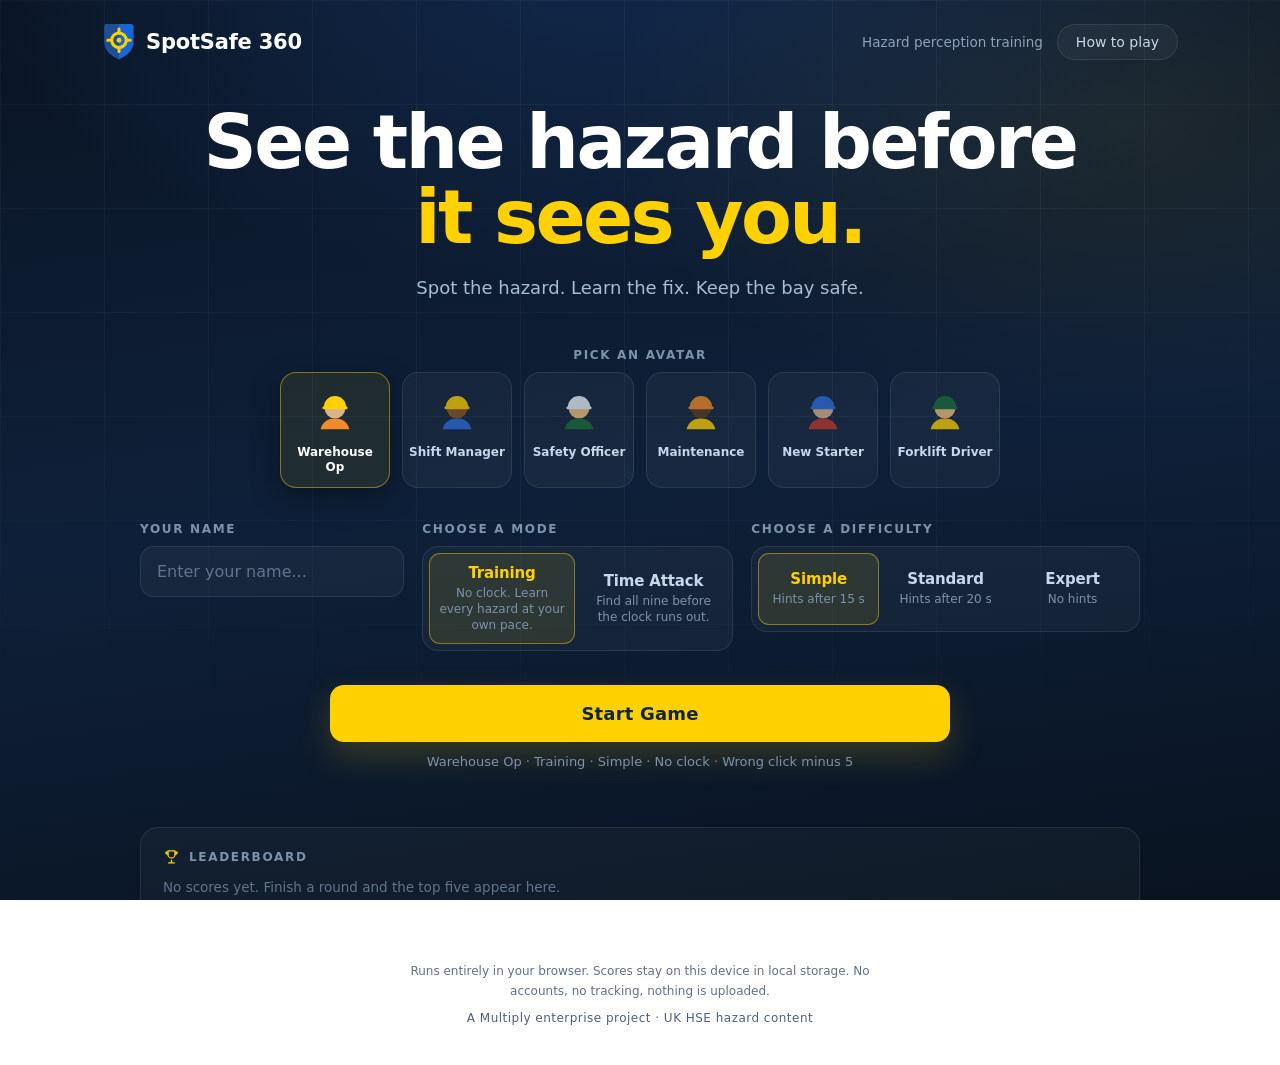
<file: index.html>
<!DOCTYPE html>
<html lang="en">
<head>
  <meta charset="utf-8">
  <meta name="viewport" content="width=device-width, initial-scale=1">
  <meta name="theme-color" content="#0A1524">
  <!-- Deliberately stricter than game.html: the portal is pure DOM, it never
       loads the 3D engine, so it needs no 'unsafe-eval'. Even with the engine
       file renamed away, this page must keep working (Phase 4 gate). -->
  <meta http-equiv="Content-Security-Policy"
        content="default-src 'self'; script-src 'self'; style-src 'self' 'unsafe-inline'; img-src 'self' data:; connect-src 'self'; object-src 'none'; base-uri 'self';">
  <title>SpotSafe 360 - hazard perception training</title>
  <link rel="icon" href="img/logo.svg" type="image/svg+xml">
  <link rel="stylesheet" href="css/style.css">
</head>
<body class="portal">

  <!-- Blueprint grid behind everything. Decorative only. -->
  <div class="bg-grid" aria-hidden="true"></div>

  <div class="portal-wrap">

    <header class="topbar">
      <div class="logo">
        <img class="logo-mark" src="img/logo.svg" width="34" height="39" alt="" aria-hidden="true">
        <span>SpotSafe 360</span>
      </div>
      <div class="topbar-right">
        <span class="topbar-note">Hazard perception training</span>
        <button class="btn-quiet" id="btnHowTo">How to play</button>
      </div>
    </header>

    <main>

      <!-- Hero -->
      <section class="hero">
        <h1>See the hazard before<br><em>it sees you.</em></h1>
        <p class="tagline" id="tagline">Spot the hazard. Learn the fix. Keep the bay safe.</p>
      </section>

      <!-- Setup: avatar, name, mode, difficulty, start -->
      <section class="setup" aria-label="Game setup">

        <div class="field field-avatars">
          <span class="field-label" id="avatarLabel">Pick an avatar</span>
          <div class="avatar-row" id="avatarRow" role="group" aria-labelledby="avatarLabel"></div>
        </div>

        <div class="setup-row">
          <div class="field">
            <label for="nameInput" id="nameLabel">Your name</label>
            <input id="nameInput" type="text" maxlength="16" placeholder="Enter your name..." autocomplete="off">
          </div>

          <div class="field">
            <span class="field-label" id="modeTitle">Choose a mode</span>
            <div class="mode-row" id="modeRow" role="group" aria-labelledby="modeTitle"></div>
          </div>

          <div class="field">
            <span class="field-label" id="diffTitle">Choose a difficulty</span>
            <div class="diff-row" id="diffRow" role="group" aria-labelledby="diffTitle"></div>
          </div>
        </div>

        <div class="start-row">
          <button class="btn-primary btn-big" id="btnStart">Start Game</button>
          <p class="start-hint" id="startHint"></p>
        </div>

      </section>

      <!-- Local leaderboard -->
      <section class="board-strip" aria-label="Leaderboard">
        <h2 class="side-title">
          <svg viewBox="0 0 24 24" fill="none" stroke="currentColor" stroke-width="1.8" stroke-linecap="round" stroke-linejoin="round" aria-hidden="true">
            <path d="M8 21h8M12 17v4M7 4h10v5a5 5 0 0 1-10 0z"/><path d="M7 6H4a3 3 0 0 0 3 3M17 6h3a3 3 0 0 1-3 3"/>
          </svg>
          <span id="leaderTitle">Leaderboard</span>
        </h2>
        <div id="boardBox"></div>
      </section>

    </main>

    <footer class="portal-foot">
      <p class="privacy" id="privacyLine">
        Runs entirely in your browser. Scores stay on this device in local storage.
        No accounts, no tracking, nothing is uploaded.
      </p>
      <p class="credit">A Multiply enterprise project &middot; UK HSE hazard content</p>
    </footer>

  </div>

  <!-- How to play overlay -->
  <div id="howto" class="overlay hidden" role="dialog" aria-modal="true" aria-label="How to play">
    <div class="panel">
      <h2 id="howToTitle">How to play</h2>
      <ul class="howto-list" id="howToList"></ul>
      <p class="row center"><button class="btn-primary" id="btnHowClose">Got it</button></p>
    </div>
  </div>

  <!-- Data first (shared with the game), then portal logic. No engine here. -->
  <script src="js/hazards.js"></script>
  <script src="js/portal.js"></script>
</body>
</html>
</file>
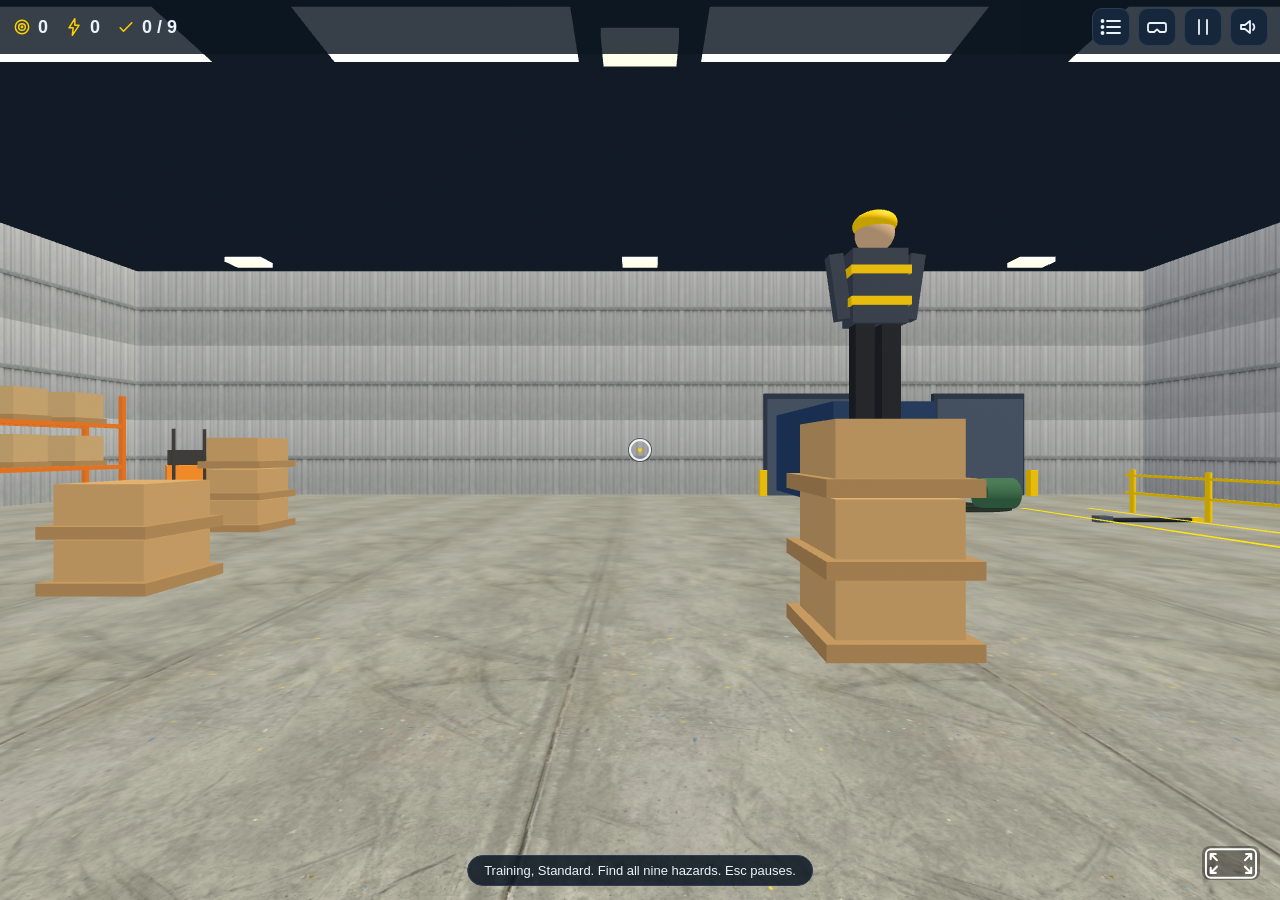
<file: game.html>
<!DOCTYPE html>
<html lang="en">

<head>
  <meta charset="utf-8">
  <meta name="viewport" content="width=device-width, initial-scale=1">
  <meta http-equiv="Content-Security-Policy"
    content="default-src 'self'; script-src 'self' 'unsafe-eval'; style-src 'self' 'unsafe-inline'; img-src 'self' data: blob:; media-src 'self'; connect-src 'self'; worker-src 'self' blob:; object-src 'none'; base-uri 'self';">
  <title>SpotSafe 360 - the goods-in bay</title>
  <link rel="icon" href="img/logo.svg" type="image/svg+xml">
  <link rel="stylesheet" href="css/style.css">
  <script src="js/boot.js"></script>
  <!-- A-Frame 1.6.0 vendored, pinned with SRI. The version query defeats any
       poisoned cache entry. The engine needs 'unsafe-eval' in the CSP above:
       it compiles small code strings internally at startup. -->
  <script src="vendor/aframe.min.js?v=1.0.0"></script>
</head>

<body>

  <!-- Engine failure banner with self-diagnosis -->
  <div id="engineFail" class="overlay hidden">
    <div class="panel fail">
      <h2>The 3D engine did not start</h2>
      <p id="failWhy">Checking why...</p>
      <p class="row center"><button class="btn-primary" id="btnRetry">Try again</button></p>
      <p class="fine center">Tip: hold Shift and press the browser reload button to skip the cache.</p>
    </div>
  </div>

  <!-- The scene: static shell only. The bay and every hazard are built from
       js/hazards.js data by js/app.js, so content changes are data edits. -->
  <a-scene id="scene" background="color:#0B1622" loading-screen="enabled:false" vr-mode-ui="enabled: false">
    <a-assets>
      <img id="texFloor" src="img/tex_floor.jpg" alt="">
      <img id="texWall" src="img/tex_wall.jpg" alt="">
    </a-assets>
    <a-light type="ambient" intensity="0.55" color="#FFFFFF"></a-light>
    <a-light type="directional" intensity="0.85" position="6 12 4" color="#FFF6D8"></a-light>
    <a-entity id="room"></a-entity>
    <a-entity id="props"></a-entity>
    <a-entity id="hotspots"></a-entity>
    <a-entity id="debugLayer"></a-entity>
    <a-camera id="cam" position="0 1.6 9" fov="75" near="0.05" far="120" look-controls wasd-controls="acceleration:28"
      cursor="rayOrigin: mouse"></a-camera>
  </a-scene>

  <!-- Centre reticle: the aim for the E flag -->
  <div id="reticle" class="hidden" aria-hidden="true"></div>

  <!-- Where list mode dropped you: spoken by screen readers as it appears -->
  <div id="locate" class="hidden" role="status" aria-live="polite">
    <b id="locateWhere"></b>
    <span id="locateTip"></span>
  </div>

  <!-- HUD: icons and numbers only -->
  <div id="hud" class="hidden">
    <div class="hud-left">
      <span class="hud-stat" title="Score"><span class="ico" id="icoScore"></span><b id="hudScore">0</b></span>
      <span class="hud-stat" title="Streak"><span class="ico" id="icoStreak"></span><b id="hudStreak">0</b></span>
      <span class="hud-stat" title="Hazards found"><span class="ico" id="icoFound"></span><b id="hudFound">0 /
          9</b></span>
      <span class="hud-stat hidden" id="timeStat" title="Time left"><span class="ico" id="icoTime"></span><b
          id="hudTime">1:30</b></span>
    </div>
    <div class="hud-right">
      <button class="hud-btn" id="btnList" title="List mode" aria-label="List mode"></button>
      <button class="hud-btn" id="btnVR" title="Enter VR" aria-label="Enter VR"></button>
      <button class="hud-btn" id="btnPause" title="Pause" aria-label="Pause"></button>
      <button class="hud-btn" id="btnMute" title="Sound" aria-label="Sound"></button>
    </div>
  </div>

  <!-- Feedback card: icon, one line, more on tap -->
  <div id="card" class="hidden" role="status" aria-live="polite">
    <div class="card-row">
      <span class="card-ico" id="cardIco"></span>
      <div class="card-main">
        <h3 id="cardTitle"></h3>
        <p class="card-line" id="cardWhat"></p>
        <div class="card-more hidden" id="cardMore">
          <p class="card-line"><b id="uiWhy">Why:</b> <span id="cardWhy"></span></p>
          <p class="card-line"><b id="uiControl">Control:</b> <span id="cardControl"></span></p>
        </div>
      </div>
      <button class="card-expand" id="btnExpand" aria-label="More"></button>
    </div>
    <div class="card-bar" id="cardBar"></div>
  </div>

  <!-- Pause panel (Phase 4): Esc or the pause button -->
  <div id="pause" class="overlay hidden" role="dialog" aria-modal="true" aria-label="Paused">
    <div class="panel">
      <h2 id="pauseTitle">Paused</h2>
      <p class="row center" id="pauseInfo"></p>
      <div class="panel-col">
        <button class="btn-primary" id="btnResume">Resume</button>
        <button class="btn-quiet" id="btnRestart">Restart round</button>
        <button class="btn-quiet" id="btnMenu">Main menu</button>
      </div>
      <p class="fine center" id="pauseFine">Press Esc to resume.</p>
    </div>
  </div>

  <!-- Quick-check quiz (A7): a few questions between the round and the review.
       Questions come from the QUIZ pool in js/hazards.js, so adding or rewording
       a question is a data edit, never a code edit. -->
  <div id="quiz" class="overlay hidden" role="dialog" aria-modal="true" aria-label="Quick check">
    <div class="panel panel-scroll">
      <h2 id="quizTitle">Quick check</h2>
      <p class="fine" id="quizIntro"></p>
      <p class="quiz-progress" id="quizProgress"></p>
      <h3 class="quiz-ask" id="quizAsk"></h3>
      <div class="quiz-options" id="quizOptions" role="group" aria-labelledby="quizAsk"></div>
      <div class="quiz-feedback hidden" id="quizFeedback" role="status" aria-live="polite">
        <b id="quizVerdict"></b> <span id="quizBecause"></span>
      </div>
      <p class="row center"><button class="btn-primary hidden" id="btnQuizNext"></button></p>
    </div>
  </div>

  <!-- Round end panel (Phase 5): full review - stats, minimap, reaction chips -->
  <div id="roundEnd" class="overlay hidden" role="dialog" aria-modal="true" aria-label="Round over">
    <div class="panel panel-scroll">
      <h2 id="endTitle">Time up</h2>
      <div class="end-stats" id="endStats"></div>
      <h3 class="review-title" id="endMapTitle">Where everything was</h3>
      <div id="endMap"></div>
      <h3 class="review-title" id="endChipsTitle">Your finds</h3>
      <div class="chips" id="endChips"></div>
      <div class="panel-col">
        <button class="btn-primary" id="btnAgain">Replay round</button>
        <button class="btn-quiet" id="btnEndMenu">Main menu</button>
      </div>
    </div>
  </div>

  <!-- List mode (Phase 5): the bay in words, keyboard and screen-reader route -->
  <div id="listMode" class="overlay hidden" role="dialog" aria-modal="true" aria-label="List mode">
    <div class="panel panel-scroll">
      <h2 id="listTitle">List mode</h2>
      <ul class="list-items" id="listItems"></ul>
      <p class="row center"><button class="btn-primary" id="btnListClose">Back to the bay</button></p>
      <p class="fine center" id="listFine">Close with Esc. Taking you to a place walks you over and turns you to face it. Flagging still happens in the bay, with a click or the E key.</p>
    </div>
  </div>

  <!-- VR fallback card (Phase 5): explains itself when no headset is present -->
  <div id="vrCard" class="overlay hidden" role="dialog" aria-modal="true" aria-label="VR mode">
    <div class="panel">
      <h2 id="vrTitle">VR mode</h2>
      <p class="card-line" id="vrBody"></p>
      <p class="row center"><button class="btn-primary" id="btnVrClose">Close</button></p>
    </div>
  </div>

  <div id="phaseTag">Loading the bay...</div>

  <script src="js/hazards.js"></script>
  <script src="js/app.js"></script>
</body>

</html>
</file>
<file: css/style.css>
/* SpotSafe 360 - identity tokens and all styles.
   Phase 1: banner and tag. Phase 3: HUD, reticle, feedback card. */
:root {
  --navy: #10243E;
  --ink: #0B1622;
  --hivis: #FFD100;
  --muted: #5B6773;
  --line: #DCE4EC;
  --paper: #FFFFFF;
  --warn: #F28C28;
  --good: #1D6B3A;
  --fire: #C0392B;
  --vehicle: #E87722;
  --height: #2E6FDB;
  --house: #2E8B57;
  --stack: #8B5A2B;
}

* {
  box-sizing: border-box;
}

html,
body {
  margin: 0;
  padding: 0;
}

body {
  font-family: "Segoe UI", Roboto, Arial, sans-serif;
  background: var(--ink);
  color: #EAF2FB;
}

.hidden {
  display: none !important;
}

.fine {
  font-size: 12.5px;
  color: var(--muted);
}

.center {
  text-align: center;
}

.row {
  display: flex;
  gap: 10px;
  align-items: center;
  justify-content: center;
  flex-wrap: wrap;
}

button {
  font-family: inherit;
}

.btn-primary {
  border-radius: 10px;
  padding: 10px 22px;
  font-size: 16px;
  cursor: pointer;
  border: 2px solid var(--navy);
  background: var(--hivis);
  color: var(--navy);
  font-weight: 700;
  letter-spacing: 0.03em;
}

.btn-primary:hover {
  filter: brightness(1.06);
}

.overlay {
  position: fixed;
  inset: 0;
  z-index: 20;
  display: flex;
  align-items: center;
  justify-content: center;
  background: rgba(7, 15, 26, 0.78);
  padding: 16px;
}

.panel {
  background: var(--paper);
  color: #17232F;
  border-radius: 16px;
  padding: 22px;
  max-width: 520px;
  width: 100%;
  box-shadow: 0 18px 50px rgba(0, 0, 0, 0.5);
}

.panel.fail {
  border-top: 6px solid var(--warn);
}

.panel h2 {
  margin: 0 0 10px;
}

#phaseTag {
  position: fixed;
  left: 50%;
  bottom: 14px;
  transform: translateX(-50%);
  z-index: 8;
  background: rgba(11, 22, 34, 0.85);
  color: #EAF2FB;
  border: 1px solid #2A3E56;
  border-radius: 999px;
  padding: 7px 16px;
  font-size: 13px;
  pointer-events: none;
  max-width: 92vw;
  text-align: center;
}

/* ================= HUD ================= */
#hud {
  position: fixed;
  top: 0;
  left: 0;
  right: 0;
  z-index: 10;
  display: flex;
  justify-content: space-between;
  align-items: center;
  padding: 8px 12px;
  background: rgba(11, 22, 34, 0.82);
}

.hud-left {
  display: flex;
  gap: 16px;
  align-items: center;
}

.hud-right {
  display: flex;
  gap: 8px;
}

.hud-stat {
  display: flex;
  align-items: center;
  gap: 6px;
  color: #EAF2FB;
}

.hud-stat b {
  font-size: 18px;
}

.ico svg {
  width: 20px;
  height: 20px;
  stroke: var(--hivis);
  fill: none;
  vertical-align: middle;
}

.hud-btn {
  width: 38px;
  height: 38px;
  border-radius: 10px;
  border: 1px solid #2A3E56;
  background: #16273C;
  color: #EAF2FB;
  cursor: pointer;
  padding: 6px;
}

.hud-btn svg {
  width: 100%;
  height: 100%;
  stroke: currentColor;
  fill: none;
}

.hud-btn:hover {
  border-color: var(--hivis);
}

/* ================= reticle ================= */
#reticle {
  position: fixed;
  left: 50%;
  top: 50%;
  transform: translate(-50%, -50%);
  width: 22px;
  height: 22px;
  z-index: 9;
  pointer-events: none;
  border: 2px solid rgba(255, 255, 255, 0.85);
  border-radius: 50%;
  box-shadow: 0 0 0 1px rgba(16, 36, 62, 0.6);
}

#reticle::after {
  content: "";
  position: absolute;
  left: 50%;
  top: 50%;
  width: 4px;
  height: 4px;
  background: var(--hivis);
  border-radius: 50%;
  transform: translate(-50%, -50%);
}

/* ================= feedback card ================= */
#card {
  position: fixed;
  left: 50%;
  bottom: 56px;
  transform: translateX(-50%);
  z-index: 15;
  width: min(520px, 94vw);
  background: var(--paper);
  color: #17232F;
  border-radius: 14px;
  box-shadow: 0 14px 40px rgba(0, 0, 0, 0.45);
  overflow: hidden;
  animation: rise 0.22s ease-out;
}

.card-row {
  display: flex;
  gap: 12px;
  align-items: flex-start;
  padding: 12px 14px;
}

.card-ico {
  flex: 0 0 46px;
  width: 46px;
  height: 46px;
  border-radius: 50%;
  display: flex;
  align-items: center;
  justify-content: center;
  background: #EEF3F9;
  animation: pop 0.25s ease-out;
}

.card-ico svg {
  width: 26px;
  height: 26px;
  fill: none;
  stroke: var(--navy);
}

.card-main {
  flex: 1;
  min-width: 0;
}

.card-main h3 {
  margin: 2px 0;
  font-size: 17px;
}

.card-line {
  margin: 2px 0;
  font-size: 14px;
  color: #33414F;
}

.card-expand {
  flex: 0 0 30px;
  width: 30px;
  height: 30px;
  border: none;
  background: none;
  cursor: pointer;
  padding: 2px;
}

.card-expand svg {
  width: 100%;
  height: 100%;
  stroke: var(--muted);
  fill: none;
  transition: transform 0.2s;
}

#card.open .card-expand svg {
  transform: rotate(180deg);
}

.card-bar {
  height: 5px;
  background: var(--navy);
}

#card.cat-fire .card-bar {
  background: var(--fire);
}

#card.cat-fire .card-ico {
  background: #FBEAE8;
}

#card.cat-fire .card-ico svg {
  stroke: var(--fire);
}

#card.cat-vehicle .card-bar {
  background: var(--vehicle);
}

#card.cat-vehicle .card-ico svg {
  stroke: var(--vehicle);
}

#card.cat-height .card-bar {
  background: var(--height);
}

#card.cat-height .card-ico svg {
  stroke: var(--height);
}

#card.cat-house .card-bar {
  background: var(--house);
}

#card.cat-house .card-ico svg {
  stroke: var(--house);
}

#card.cat-stack .card-bar {
  background: var(--stack);
}

#card.cat-stack .card-ico svg {
  stroke: var(--stack);
}

#card.cat-good .card-bar {
  background: var(--good);
}

#card.cat-good .card-ico svg {
  stroke: var(--good);
}

#card.cat-penalty .card-bar {
  background: #B03A2E;
}

#card.cat-penalty .card-ico svg {
  stroke: #B03A2E;
}

/* ================= animations ================= */
@keyframes rise {
  from {
    opacity: 0;
    transform: translateY(8px);
  }

  to {
    opacity: 1;
    transform: translateY(0);
  }
}

@keyframes pop {
  0% {
    transform: scale(0.4);
  }

  70% {
    transform: scale(1.12);
  }

  100% {
    transform: scale(1);
  }
}

@media (prefers-reduced-motion: reduce) {

  *,
  *::before,
  *::after {
    animation: none !important;
    transition: none !important;
  }
}

/* ================= Phase 4: portal (A7 redesign) =================
   Full-bleed dark hero: headline, character strip, one row of controls,
   one wide call to action. Everything is scoped to body.portal so the
   in-game styles above stay exactly as game.html expects them. */
body.portal {
  --edge: rgba(255, 255, 255, 0.09);
  --edge-lit: rgba(255, 209, 0, 0.45);
  --glass: rgba(255, 255, 255, 0.04);
  --dim: #8DA2BA;
  font-family: "Segoe UI Variable Display", "Segoe UI", system-ui, -apple-system,
    "Helvetica Neue", Arial, sans-serif;
  min-height: 100vh;
  background:
    radial-gradient(1000px 560px at 50% -12%, rgba(46, 111, 219, 0.24), transparent 72%),
    radial-gradient(760px 420px at 88% 14%, rgba(255, 209, 0, 0.07), transparent 70%),
    linear-gradient(172deg, #0A1524 0%, #0E2039 52%, #091320 100%);
  background-attachment: fixed;
}

/* hazard tape: three pixels of identity across the very top */
body.portal::before {
  /* content: ""; */
  position: fixed;
  left: 0;
  right: 0;
  top: 0;
  height: 3px;
  z-index: 30;
  background: repeating-linear-gradient(115deg, var(--hivis) 0 14px, #0B1622 14px 28px);
  opacity: 0.7;
}

.bg-grid {
  position: fixed;
  inset: 0;
  z-index: 0;
  pointer-events: none;
  background-image:
    linear-gradient(rgba(255, 255, 255, 0.04) 1px, transparent 1px),
    linear-gradient(90deg, rgba(255, 255, 255, 0.04) 1px, transparent 1px);
  background-size: 104px 104px;
  -webkit-mask-image: radial-gradient(120% 78% at 50% 24%, #000 35%, transparent 82%);
  mask-image: radial-gradient(120% 78% at 50% 24%, #000 35%, transparent 82%);
}

.portal-wrap {
  position: relative;
  z-index: 1;
  max-width: 1120px;
  margin: 0 auto;
  padding: 22px 22px 40px;
}

/* ---------- top bar ---------- */
.topbar {
  display: flex;
  align-items: center;
  justify-content: space-between;
  gap: 14px;
  flex-wrap: wrap;
  margin-bottom: 44px;
}

.logo {
  display: inline-flex;
  align-items: center;
  gap: 10px;
  font-size: 21px;
  font-weight: 700;
  letter-spacing: -0.01em;
  color: #FFFFFF;
}

/* the mark carries its own blue and yellow, so no backing plate here */
.logo-mark {
  display: block;
  width: 34px;
  height: 39px;
}

.topbar-right {
  display: flex;
  align-items: center;
  gap: 14px;
}

.topbar-note {
  color: var(--dim);
  font-size: 13.5px;
}

@media (max-width: 520px) {
  .topbar-note {
    display: none;
  }
}

/* ---------- hero ---------- */
.hero {
  text-align: center;
  margin-bottom: 46px;
}

.hero h1 {
  margin: 0;
  font-size: clamp(38px, 7.4vw, 74px);
  line-height: 1.02;
  font-weight: 800;
  letter-spacing: -0.035em;
  color: #FFFFFF;
}

.hero h1 em {
  font-style: normal;
  color: var(--hivis);
}

body.portal .tagline {
  margin: 18px auto 0;
  max-width: 46ch;
  color: #A9BDD2;
  font-size: clamp(15px, 1.7vw, 18px);
  line-height: 1.55;
}

/* ---------- shared field furniture ---------- */
.setup {
  margin: 0 auto;
  max-width: 1000px;
}

.field {
  margin-bottom: 26px;
}

.field label,
.field-label {
  display: block;
  font-size: 12px;
  font-weight: 700;
  letter-spacing: 0.14em;
  text-transform: uppercase;
  color: #7D93AC;
  margin-bottom: 10px;
}

.field-avatars {
  text-align: center;
  margin-bottom: 34px;
}

/* ---------- character strip ---------- */
.avatar-row {
  display: grid;
  grid-template-columns: repeat(6, minmax(0, 1fr));
  gap: 12px;
  max-width: 720px;
  margin: 0 auto;
}

@media (max-width: 720px) {
  .avatar-row {
    grid-template-columns: repeat(3, 1fr);
  }
}

.avatar-btn {
  display: flex;
  flex-direction: column;
  align-items: center;
  gap: 10px;
  padding: 16px 6px 12px;
  border-radius: 16px;
  cursor: pointer;
  border: 1px solid var(--edge);
  background: var(--glass);
  color: #C6D8EA;
  font-family: inherit;
  transition: transform 0.16s ease, border-color 0.16s ease, background 0.16s ease;
}

.avatar-btn svg {
  width: 46px;
  height: 46px;
  opacity: 0.72;
  transition: opacity 0.16s ease;
}

.avatar-name {
  font-size: 12px;
  line-height: 1.25;
  font-weight: 600;
}

.avatar-btn:hover {
  transform: translateY(-3px);
  border-color: rgba(255, 255, 255, 0.22);
}

.avatar-btn[aria-pressed="true"] {
  border-color: var(--edge-lit);
  background: rgba(255, 209, 0, 0.08);
  color: #FFFFFF;
  box-shadow: 0 10px 28px rgba(0, 0, 0, 0.35);
}

.avatar-btn[aria-pressed="true"] svg {
  opacity: 1;
}

/* ---------- name, mode, difficulty on one line ---------- */
.setup-row {
  display: grid;
  grid-template-columns: minmax(0, 0.85fr) minmax(0, 1fr) minmax(0, 1.25fr);
  gap: 18px;
  align-items: start;
}

@media (max-width: 880px) {
  .setup-row {
    grid-template-columns: 1fr;
    gap: 22px;
  }
}

.setup-row .field {
  margin-bottom: 0;
}

#nameInput {
  width: 100%;
  padding: 15px 16px;
  border-radius: 14px;
  border: 1px solid var(--edge);
  background: var(--glass);
  color: #EAF2FB;
  font-size: 16px;
  font-family: inherit;
}

#nameInput::placeholder {
  color: #61758C;
}

#nameInput:focus {
  outline: none;
  border-color: var(--edge-lit);
  background: rgba(255, 209, 0, 0.05);
}

/* segmented pills: mode and difficulty share one look */
.mode-row,
.diff-row {
  display: grid;
  gap: 6px;
  padding: 6px;
  border-radius: 16px;
  border: 1px solid var(--edge);
  background: var(--glass);
}

.mode-row {
  grid-template-columns: 1fr 1fr;
}

.diff-row {
  grid-template-columns: repeat(3, 1fr);
}

@media (max-width: 560px) {

  .mode-row,
  .diff-row {
    grid-template-columns: 1fr;
  }
}

.mode-tile,
.diff-btn {
  display: flex;
  flex-direction: column;
  align-items: center;
  gap: 3px;
  justify-content: center;
  min-height: 72px;
  text-align: center;
  padding: 10px 8px;
  border-radius: 11px;
  cursor: pointer;
  border: 1px solid transparent;
  background: transparent;
  color: #C6D8EA;
  font-family: inherit;
  transition: background 0.16s ease, color 0.16s ease;
}

.mode-tile:hover,
.diff-btn:hover {
  background: rgba(255, 255, 255, 0.05);
}

.mode-tile .mode-ico {
  display: none;
}

.mode-name,
.diff-name {
  font-weight: 700;
  font-size: 15px;
  letter-spacing: -0.01em;
}

.mode-line,
.diff-fact {
  font-size: 12px;
  line-height: 1.35;
  color: #7D93AC;
}

.mode-tile[aria-pressed="true"],
.diff-btn[aria-pressed="true"] {
  background: rgba(255, 209, 0, 0.1);
  border-color: var(--edge-lit);
  color: #FFFFFF;
}

.mode-tile[aria-pressed="true"] .mode-name,
.diff-btn[aria-pressed="true"] .diff-name {
  color: var(--hivis);
}

/* ---------- call to action ---------- */
.start-row {
  display: block;
  text-align: center;
  margin: 34px auto 0;
  max-width: 620px;
}

body.portal .btn-primary {
  border-radius: 14px;
  border: none;
  box-shadow: 0 14px 34px rgba(255, 209, 0, 0.18);
  transition: transform 0.16s ease, box-shadow 0.16s ease;
}

body.portal .btn-primary:hover {
  transform: translateY(-2px);
  box-shadow: 0 18px 40px rgba(255, 209, 0, 0.26);
}

.btn-big {
  width: 100%;
  font-size: 18px;
  padding: 18px 34px;
  letter-spacing: 0.01em;
}

.start-hint {
  margin: 12px 0 0;
  font-size: 13px;
  color: #7D93AC;
}

body.portal .btn-quiet {
  border-radius: 999px;
  padding: 9px 18px;
  font-size: 14px;
  border: 1px solid var(--edge);
  background: var(--glass);
  color: #C6D8EA;
}

body.portal .btn-quiet:hover {
  border-color: var(--edge-lit);
  color: #FFFFFF;
}

/* ---------- leaderboard strip ---------- */
.board-strip {
  margin: 58px auto 0;
  max-width: 1000px;
  padding: 20px 22px 8px;
  border-radius: 18px;
  border: 1px solid var(--edge);
  background: rgba(255, 255, 255, 0.03);
}

.side-title {
  display: flex;
  align-items: center;
  gap: 9px;
  margin: 0 0 14px;
  font-size: 12px;
  font-weight: 700;
  letter-spacing: 0.14em;
  text-transform: uppercase;
  color: #7D93AC;
}

.side-title svg {
  width: 17px;
  height: 17px;
  stroke: var(--hivis);
  fill: none;
}

.board {
  width: 100%;
  border-collapse: collapse;
  font-size: 14px;
}

.board th {
  text-align: left;
  color: #61758C;
  font-size: 12px;
  font-weight: 700;
  text-transform: uppercase;
  letter-spacing: 0.12em;
  padding: 0 8px 8px;
  border-bottom: 1px solid var(--edge);
}

.board td {
  padding: 11px 8px;
  border-bottom: 1px solid rgba(255, 255, 255, 0.05);
  color: #DCE8F5;
  vertical-align: middle;
}

.board tbody tr:last-child td {
  border-bottom: none;
}

/* rank and avatar stay narrow so the names line up near the left */
.board th:nth-child(1),
.board td:nth-child(1) {
  width: 34px;
  color: #61758C;
}

.board th:nth-child(2),
.board td:nth-child(2) {
  width: 30px;
}

.board td b {
  color: var(--hivis);
  font-size: 15px;
}

.board-empty {
  color: #61758C;
  font-size: 13.5px;
  margin: 0 0 14px;
}

/* ---------- footer ---------- */
.portal-foot {
  margin-top: 44px;
  text-align: center;
}

.privacy {
  color: #5E7189;
  font-size: 12px;
  line-height: 1.6;
  margin: 0 auto;
  max-width: 62ch;
}

.credit {
  color: #4E6078;
  font-size: 12px;
  margin: 10px 0 0;
  letter-spacing: 0.04em;
}

/* ---------- how to play overlay list (light panel) ---------- */
.howto-list {
  list-style: none;
  margin: 0 0 14px;
  padding: 0;
  display: flex;
  flex-direction: column;
  gap: 10px;
}

.howto-list li {
  display: flex;
  gap: 10px;
  align-items: flex-start;
  font-size: 14px;
  color: #33414F;
}

.howto-ico svg {
  width: 20px;
  height: 20px;
  stroke: var(--navy);
  fill: none;
  flex: 0 0 auto;
}

/* ================= Phase 4: pause and round end ================= */
.panel-col {
  display: flex;
  flex-direction: column;
  gap: 10px;
  margin: 14px 0;
}

.panel-col .btn-primary,
.panel-col .btn-quiet {
  width: 100%;
}

.panel-col .btn-quiet {
  border-color: #C6D2DE;
  color: #33414F;
}

.end-stats {
  display: grid;
  grid-template-columns: repeat(auto-fit, minmax(80px, 1fr));
  gap: 10px;
  margin: 10px 0 4px;
}

.end-stat {
  background: #EEF3F9;
  border-radius: 10px;
  padding: 10px 6px;
  text-align: center;
}

.end-stat b {
  display: block;
  font-size: 20px;
  color: var(--navy);
}

.end-stat span {
  font-size: 12px;
  text-transform: uppercase;
  letter-spacing: 0.05em;
  color: var(--muted);
}

#hudTime.low {
  color: #FF6B5A;
}

/* ================= Phase 5: review, list mode, VR ================= */
.panel-scroll {
  max-height: 88vh;
  overflow-y: auto;
}

.review-title {
  margin: 16px 0 8px;
  font-size: 14px;
  text-transform: uppercase;
  letter-spacing: 0.06em;
  color: var(--muted);
}

.minimap {
  display: block;
  width: 100%;
  max-width: 460px;
  margin: 0 auto;
  border-radius: 10px;
  background: #0B1622;
}

.chips {
  display: flex;
  flex-wrap: wrap;
  gap: 8px;
}

.chip {
  font-size: 12.5px;
  border-radius: 999px;
  padding: 5px 12px;
  border: 1px solid;
}

.chip-found {
  background: #E7F6EC;
  border-color: #BFE5CC;
  color: #14532D;
}

.chip-missed {
  background: #FBEAE8;
  border-color: #F0C4BE;
  color: #7B241C;
}

.list-items {
  list-style: none;
  margin: 0 0 14px;
  padding: 0;
  display: flex;
  flex-direction: column;
  gap: 10px;
}

.list-item {
  display: flex;
  gap: 10px;
  align-items: center;
  justify-content: space-between;
  background: #EEF3F9;
  border-radius: 12px;
  padding: 10px 12px;
}

.list-item.done {
  opacity: 0.55;
}

.list-main {
  display: flex;
  flex-direction: column;
  gap: 2px;
  min-width: 0;
}

.list-main strong {
  font-size: 14px;
  color: var(--navy);
}

.list-main span {
  font-size: 13px;
  color: #33414F;
}

.btn-flag {
  flex: 0 0 auto;
  border-radius: 10px;
  border: 2px solid var(--navy);
  background: var(--hivis);
  color: var(--navy);
  font-weight: 700;
  font-size: 13.5px;
  padding: 8px 14px;
  cursor: pointer;
  font-family: inherit;
}

.btn-flag:disabled {
  background: #C6D2DE;
  border-color: #C6D2DE;
  color: #33414F;
  cursor: default;
}

.list-status {
  font-size: 12px;
  font-weight: 700;
  color: var(--good);
  text-transform: uppercase;
  letter-spacing: 0.04em;
}

/* where list mode put you: a navigation banner, not a hazard card */
#locate {
  position: fixed;
  left: 50%;
  top: 62px;
  transform: translateX(-50%);
  z-index: 12;
  width: min(560px, 94vw);
  pointer-events: none;
  background: rgba(11, 22, 34, 0.9);
  color: #EAF2FB;
  border: 1px solid #4DA3FF;
  border-left: 4px solid #4DA3FF;
  border-radius: 12px;
  padding: 9px 14px;
  text-align: left;
  animation: rise 0.22s ease-out;
}

#locate b {
  display: block;
  font-size: 14px;
}

#locate span {
  display: block;
  font-size: 12.5px;
  color: #9FB3C8;
  margin-top: 2px;
}

/* keep the feedback card readable above the list overlay */
body.list-open #card {
  z-index: 25;
}

/* four HUD buttons: let them breathe on narrow screens */
#hud {
  flex-wrap: wrap;
  gap: 8px;
}

@media (max-width: 560px) {
  .hud-right {
    gap: 6px;
  }

  .hud-btn {
    width: 34px;
    height: 34px;
  }
}

/* ================= quick-check quiz ================= */
.quiz-progress {
  margin: 12px 0 2px;
  font-size: 12px;
  font-weight: 700;
  text-transform: uppercase;
  letter-spacing: 0.06em;
  color: var(--muted);
}

.quiz-ask {
  margin: 0 0 14px;
  font-size: 17px;
  line-height: 1.4;
  color: var(--navy);
}

.quiz-options {
  display: flex;
  flex-direction: column;
  gap: 10px;
}

.quiz-opt {
  display: flex;
  gap: 10px;
  align-items: flex-start;
  width: 100%;
  text-align: left;
  font-family: inherit;
  font-size: 14.5px;
  line-height: 1.4;
  padding: 12px 14px;
  border-radius: 12px;
  cursor: pointer;
  border: 2px solid #C6D2DE;
  background: #EEF3F9;
  color: #17232F;
}

.quiz-opt:hover:enabled {
  border-color: var(--navy);
  background: #E4ECF5;
}

.quiz-opt .quiz-key {
  flex: 0 0 22px;
  width: 22px;
  height: 22px;
  border-radius: 50%;
  display: flex;
  align-items: center;
  justify-content: center;
  background: var(--navy);
  color: #FFFFFF;
  font-size: 12px;
  font-weight: 700;
}

.quiz-opt:disabled {
  cursor: default;
  opacity: 0.75;
}

/* the chosen-and-correct and the reveal-the-answer states stay full strength */
.quiz-opt.is-right,
.quiz-opt.is-wrong {
  opacity: 1;
}

.quiz-opt.is-right {
  background: #E7F6EC;
  border-color: #2E9E5B;
}

.quiz-opt.is-right .quiz-key {
  background: #1D6B3A;
}

.quiz-opt.is-wrong {
  background: #FBEAE8;
  border-color: #C0392B;
}

.quiz-opt.is-wrong .quiz-key {
  background: #B03A2E;
}

.quiz-feedback {
  margin: 14px 0 2px;
  padding: 12px 14px;
  border-radius: 12px;
  font-size: 14px;
  line-height: 1.45;
  border-left: 5px solid var(--navy);
  background: #EEF3F9;
  color: #33414F;
}

.quiz-feedback.is-right {
  border-left-color: #1D6B3A;
  background: #E7F6EC;
}

.quiz-feedback.is-wrong {
  border-left-color: #C0392B;
  background: #FBEAE8;
}

.quiz-feedback b {
  color: var(--navy);
}
</file>
